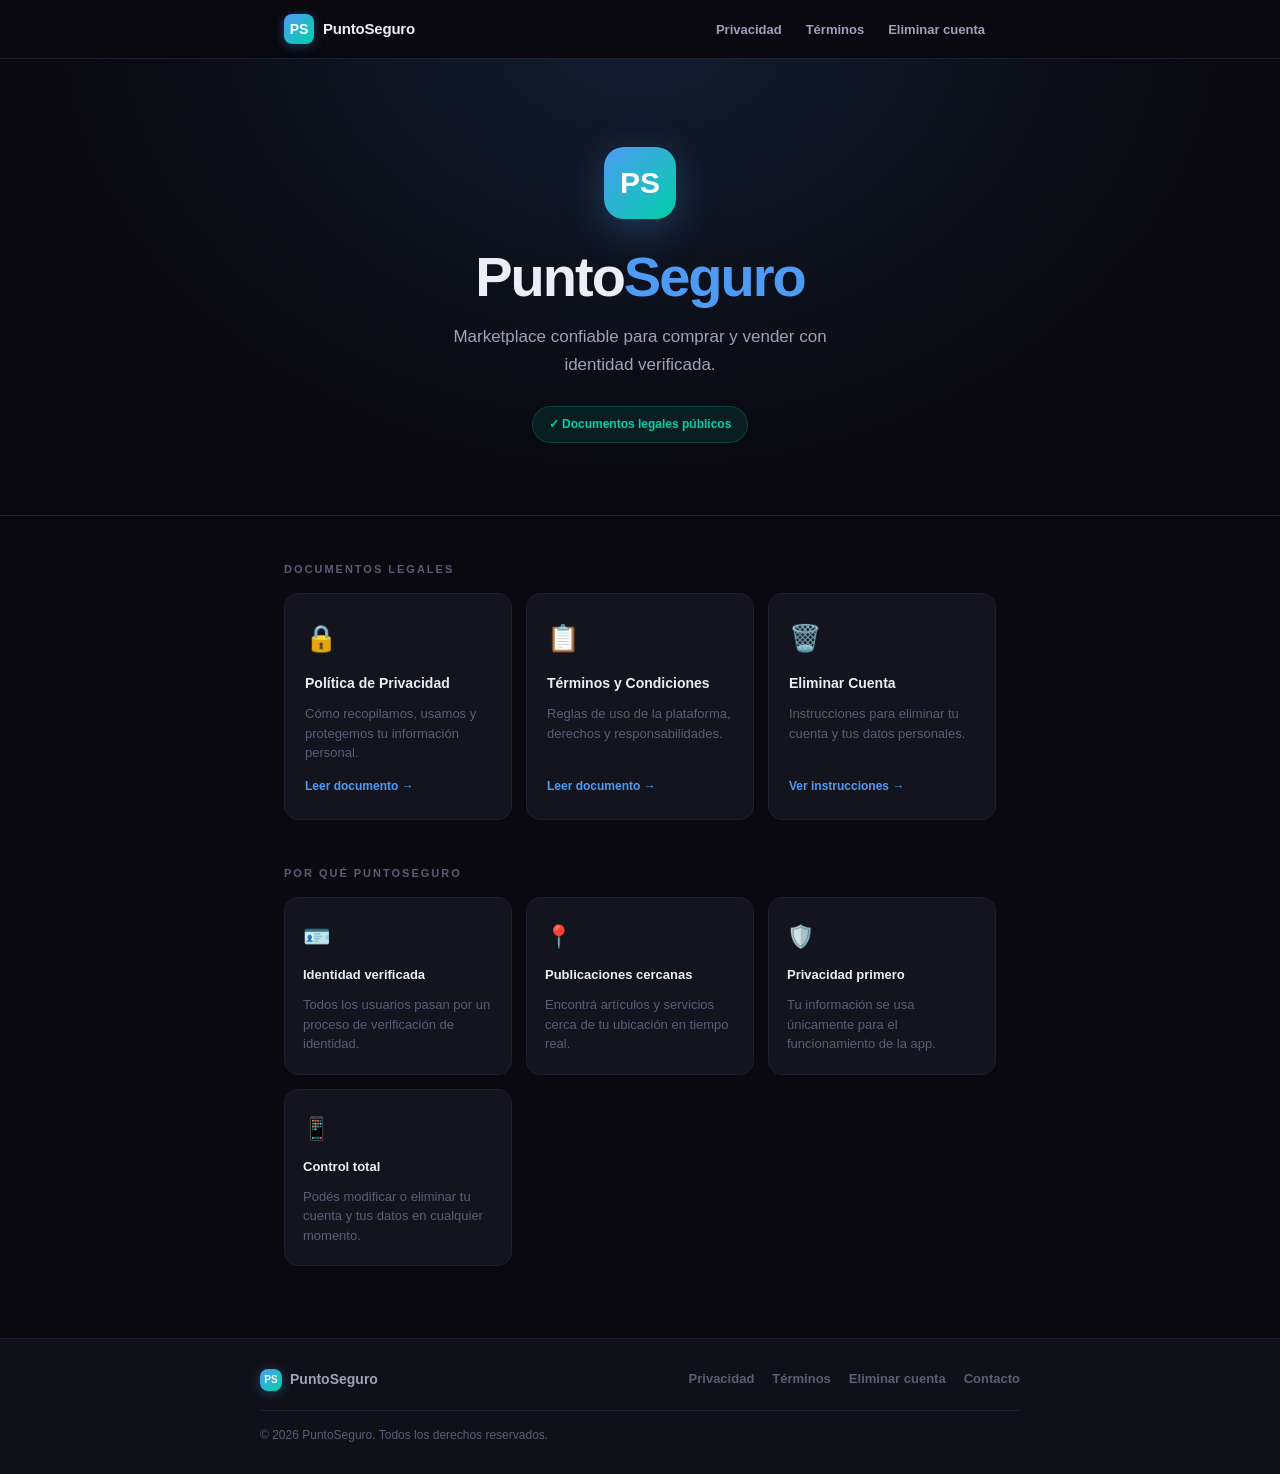
<file: index.html>
<!DOCTYPE html>
<html lang="es">
<head>
  <meta charset="UTF-8" />
  <meta name="viewport" content="width=device-width, initial-scale=1.0" />
  <meta name="description" content="PuntoSeguro — Documentos legales, política de privacidad, términos y condiciones." />
  <title>PuntoSeguro — Legal</title>
  <link rel="stylesheet" href="styles.css" />
</head>
<body>

  <nav class="site-nav">
    <div class="nav-inner">
      <a href="index.html" class="nav-brand">
        <span class="brand-mark">PS</span>
        PuntoSeguro
      </a>
      <ul class="nav-links">
        <li><a href="privacy.html">Privacidad</a></li>
        <li><a href="terms.html">Términos</a></li>
        <li><a href="delete-account.html">Eliminar cuenta</a></li>
      </ul>
    </div>
  </nav>

  <div class="index-hero">
    <div class="hero-logo">PS</div>
    <h1>Punto<span>Seguro</span></h1>
    <p class="tagline">Marketplace confiable para comprar y vender con identidad verificada.</p>
    <span class="trust-pill">✓ Documentos legales públicos</span>
  </div>

  <main>

    <p class="section-label">Documentos legales</p>
    <div class="doc-grid">
      <a href="privacy.html" class="doc-card">
        <span class="doc-card-icon">🔒</span>
        <h3>Política de Privacidad</h3>
        <p>Cómo recopilamos, usamos y protegemos tu información personal.</p>
        <span class="card-link">Leer documento →</span>
      </a>
      <a href="terms.html" class="doc-card">
        <span class="doc-card-icon">📋</span>
        <h3>Términos y Condiciones</h3>
        <p>Reglas de uso de la plataforma, derechos y responsabilidades.</p>
        <span class="card-link">Leer documento →</span>
      </a>
      <a href="delete-account.html" class="doc-card">
        <span class="doc-card-icon">🗑️</span>
        <h3>Eliminar Cuenta</h3>
        <p>Instrucciones para eliminar tu cuenta y tus datos personales.</p>
        <span class="card-link">Ver instrucciones →</span>
      </a>
    </div>

    <p class="section-label">Por qué PuntoSeguro</p>
    <div class="feature-strip">
      <div class="feature-item">
        <span class="f-icon">🪪</span>
        <h4>Identidad verificada</h4>
        <p>Todos los usuarios pasan por un proceso de verificación de identidad.</p>
      </div>
      <div class="feature-item">
        <span class="f-icon">📍</span>
        <h4>Publicaciones cercanas</h4>
        <p>Encontrá artículos y servicios cerca de tu ubicación en tiempo real.</p>
      </div>
      <div class="feature-item">
        <span class="f-icon">🛡️</span>
        <h4>Privacidad primero</h4>
        <p>Tu información se usa únicamente para el funcionamiento de la app.</p>
      </div>
      <div class="feature-item">
        <span class="f-icon">📱</span>
        <h4>Control total</h4>
        <p>Podés modificar o eliminar tu cuenta y tus datos en cualquier momento.</p>
      </div>
    </div>

  </main>

  <footer>
    <div class="footer-inner">
      <a href="index.html" class="footer-brand">
        <span class="brand-mark" style="width:22px;height:22px;font-size:10px;">PS</span>
        PuntoSeguro
      </a>
      <nav class="footer-links">
        <a href="privacy.html">Privacidad</a>
        <a href="terms.html">Términos</a>
        <a href="delete-account.html">Eliminar cuenta</a>
        <a href="mailto:soporte@puntoseguro.app">Contacto</a>
      </nav>
      <p class="footer-copy">© 2026 PuntoSeguro. Todos los derechos reservados.</p>
    </div>
  </footer>

</body>
</html>
</file>
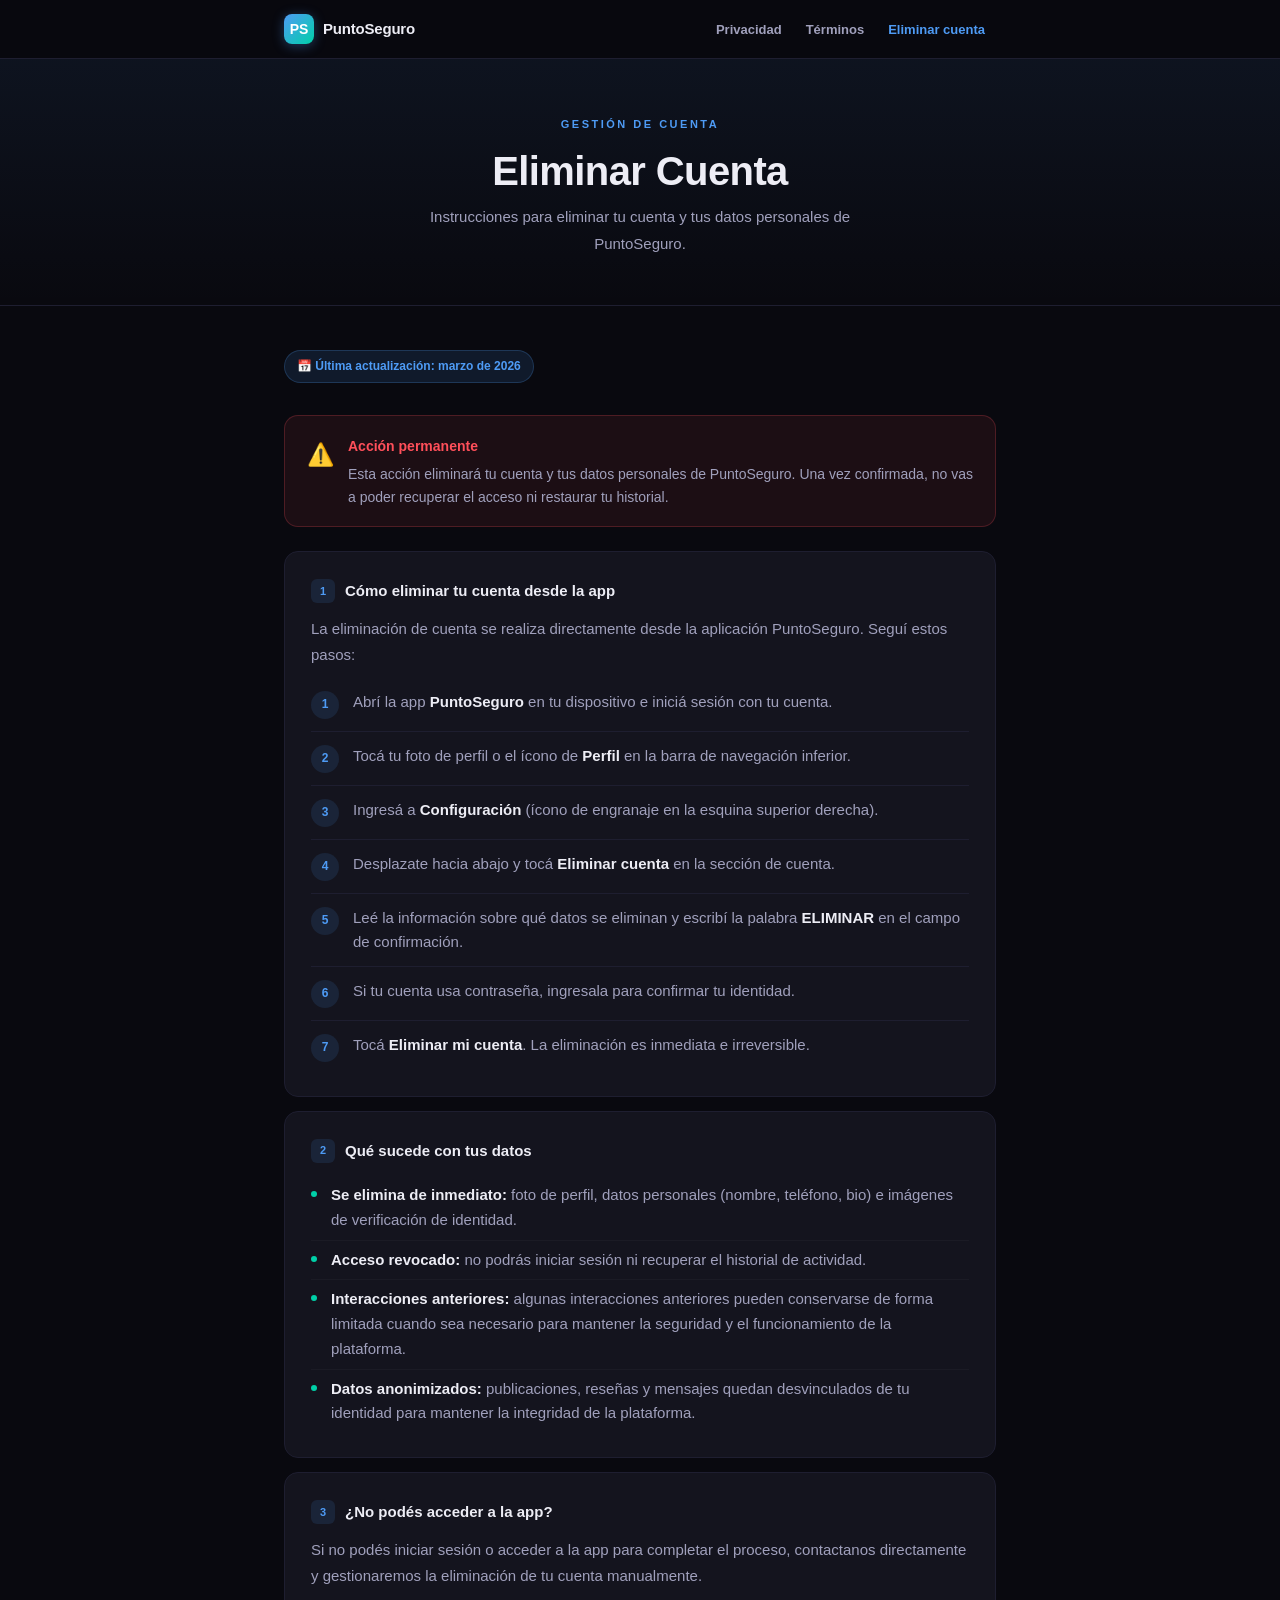
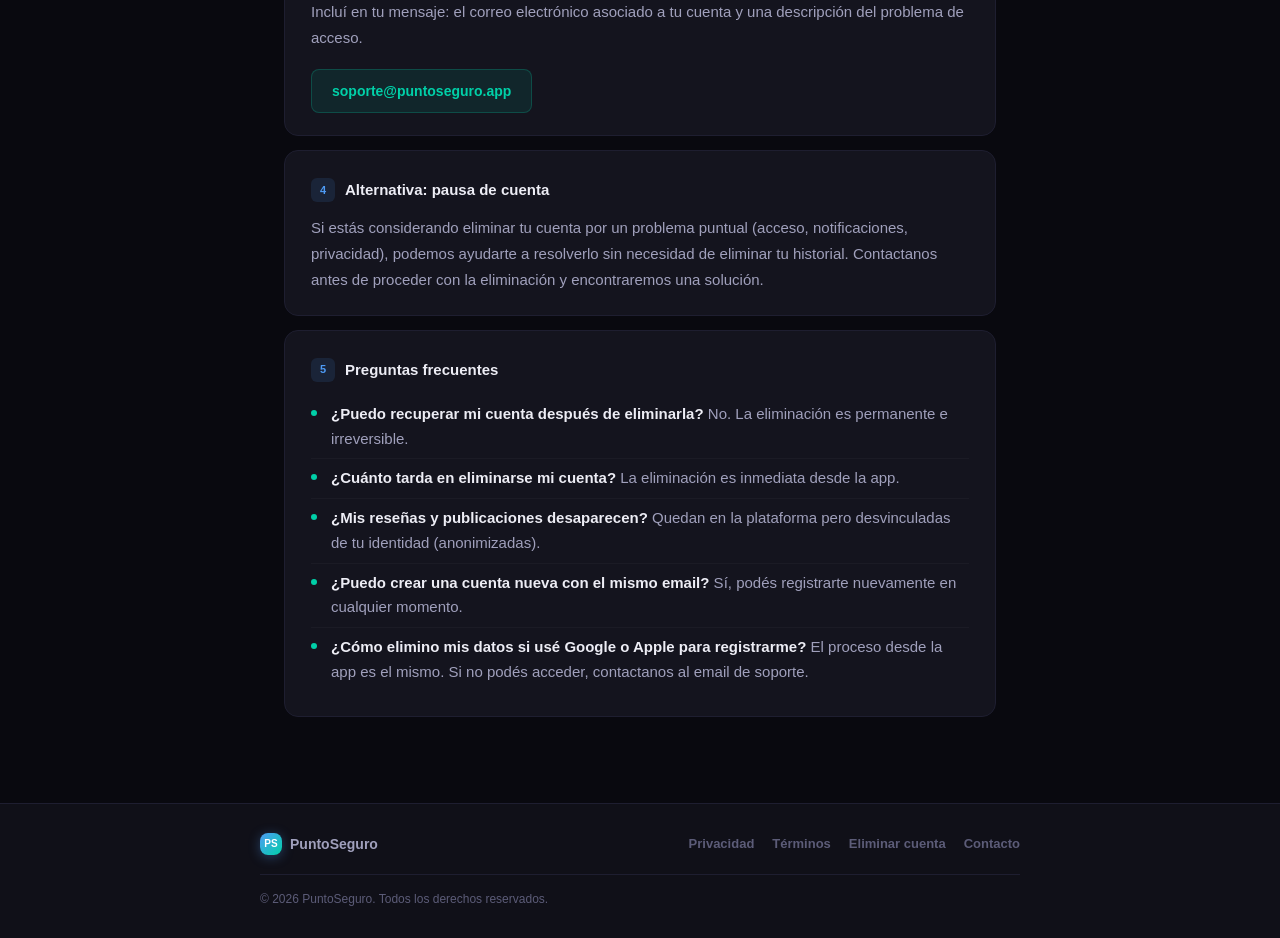
<file: delete-account.html>
<!DOCTYPE html>
<html lang="es">
<head>
  <meta charset="UTF-8" />
  <meta name="viewport" content="width=device-width, initial-scale=1.0" />
  <meta name="description" content="Cómo eliminar tu cuenta de PuntoSeguro y qué sucede con tus datos personales." />
  <title>Eliminar Cuenta — PuntoSeguro</title>
  <link rel="stylesheet" href="styles.css" />
</head>
<body>

  <nav class="site-nav">
    <div class="nav-inner">
      <a href="index.html" class="nav-brand">
        <span class="brand-mark">PS</span>
        PuntoSeguro
      </a>
      <ul class="nav-links">
        <li><a href="privacy.html">Privacidad</a></li>
        <li><a href="terms.html">Términos</a></li>
        <li><a href="delete-account.html" class="active">Eliminar cuenta</a></li>
      </ul>
    </div>
  </nav>

  <div class="page-hero">
    <span class="eyebrow">Gestión de cuenta</span>
    <h1>Eliminar Cuenta</h1>
    <p class="sub">Instrucciones para eliminar tu cuenta y tus datos personales de PuntoSeguro.</p>
  </div>

  <main>

    <div class="meta-row">
      <span class="badge">📅 Última actualización: marzo de 2026</span>
    </div>

    <div class="warning-card">
      <span class="warning-icon">⚠️</span>
      <div>
        <h3>Acción permanente</h3>
        <p>Esta acción eliminará tu cuenta y tus datos personales de PuntoSeguro. Una vez confirmada, no vas a poder recuperar el acceso ni restaurar tu historial.</p>
      </div>
    </div>

    <div class="section-card">
      <h2><span class="snum">1</span> Cómo eliminar tu cuenta desde la app</h2>
      <p>La eliminación de cuenta se realiza directamente desde la aplicación PuntoSeguro. Seguí estos pasos:</p>
      <ol class="step-list">
        <li>
          <span class="step-n">1</span>
          <span>Abrí la app <strong>PuntoSeguro</strong> en tu dispositivo e iniciá sesión con tu cuenta.</span>
        </li>
        <li>
          <span class="step-n">2</span>
          <span>Tocá tu foto de perfil o el ícono de <strong>Perfil</strong> en la barra de navegación inferior.</span>
        </li>
        <li>
          <span class="step-n">3</span>
          <span>Ingresá a <strong>Configuración</strong> (ícono de engranaje en la esquina superior derecha).</span>
        </li>
        <li>
          <span class="step-n">4</span>
          <span>Desplazate hacia abajo y tocá <strong>Eliminar cuenta</strong> en la sección de cuenta.</span>
        </li>
        <li>
          <span class="step-n">5</span>
          <span>Leé la información sobre qué datos se eliminan y escribí la palabra <strong>ELIMINAR</strong> en el campo de confirmación.</span>
        </li>
        <li>
          <span class="step-n">6</span>
          <span>Si tu cuenta usa contraseña, ingresala para confirmar tu identidad.</span>
        </li>
        <li>
          <span class="step-n">7</span>
          <span>Tocá <strong>Eliminar mi cuenta</strong>. La eliminación es inmediata e irreversible.</span>
        </li>
      </ol>
    </div>

    <div class="section-card">
      <h2><span class="snum">2</span> Qué sucede con tus datos</h2>
      <ul>
        <li><strong>Se elimina de inmediato:</strong> foto de perfil, datos personales (nombre, teléfono, bio) e imágenes de verificación de identidad.</li>
        <li><strong>Acceso revocado:</strong> no podrás iniciar sesión ni recuperar el historial de actividad.</li>
        <li><strong>Interacciones anteriores:</strong> algunas interacciones anteriores pueden conservarse de forma limitada cuando sea necesario para mantener la seguridad y el funcionamiento de la plataforma.</li>
        <li><strong>Datos anonimizados:</strong> publicaciones, reseñas y mensajes quedan desvinculados de tu identidad para mantener la integridad de la plataforma.</li>
      </ul>
    </div>

    <div class="section-card">
      <h2><span class="snum">3</span> ¿No podés acceder a la app?</h2>
      <p>Si no podés iniciar sesión o acceder a la app para completar el proceso, contactanos directamente y gestionaremos la eliminación de tu cuenta manualmente.</p>
      <p>Incluí en tu mensaje: el correo electrónico asociado a tu cuenta y una descripción del problema de acceso.</p>
      <a href="mailto:soporte@puntoseguro.app?subject=Solicitud%20de%20eliminaci%C3%B3n%20de%20cuenta" class="contact-pill">
        soporte@puntoseguro.app
      </a>
    </div>

    <div class="section-card">
      <h2><span class="snum">4</span> Alternativa: pausa de cuenta</h2>
      <p>Si estás considerando eliminar tu cuenta por un problema puntual (acceso, notificaciones, privacidad), podemos ayudarte a resolverlo sin necesidad de eliminar tu historial. Contactanos antes de proceder con la eliminación y encontraremos una solución.</p>
    </div>

    <div class="section-card">
      <h2><span class="snum">5</span> Preguntas frecuentes</h2>
      <ul>
        <li><strong>¿Puedo recuperar mi cuenta después de eliminarla?</strong> No. La eliminación es permanente e irreversible.</li>
        <li><strong>¿Cuánto tarda en eliminarse mi cuenta?</strong> La eliminación es inmediata desde la app.</li>
        <li><strong>¿Mis reseñas y publicaciones desaparecen?</strong> Quedan en la plataforma pero desvinculadas de tu identidad (anonimizadas).</li>
        <li><strong>¿Puedo crear una cuenta nueva con el mismo email?</strong> Sí, podés registrarte nuevamente en cualquier momento.</li>
        <li><strong>¿Cómo elimino mis datos si usé Google o Apple para registrarme?</strong> El proceso desde la app es el mismo. Si no podés acceder, contactanos al email de soporte.</li>
      </ul>
    </div>

  </main>

  <footer>
    <div class="footer-inner">
      <a href="index.html" class="footer-brand">
        <span class="brand-mark" style="width:22px;height:22px;font-size:10px;">PS</span>
        PuntoSeguro
      </a>
      <nav class="footer-links">
        <a href="privacy.html">Privacidad</a>
        <a href="terms.html">Términos</a>
        <a href="delete-account.html">Eliminar cuenta</a>
        <a href="mailto:soporte@puntoseguro.app">Contacto</a>
      </nav>
      <p class="footer-copy">© 2026 PuntoSeguro. Todos los derechos reservados.</p>
    </div>
  </footer>

</body>
</html>
</file>
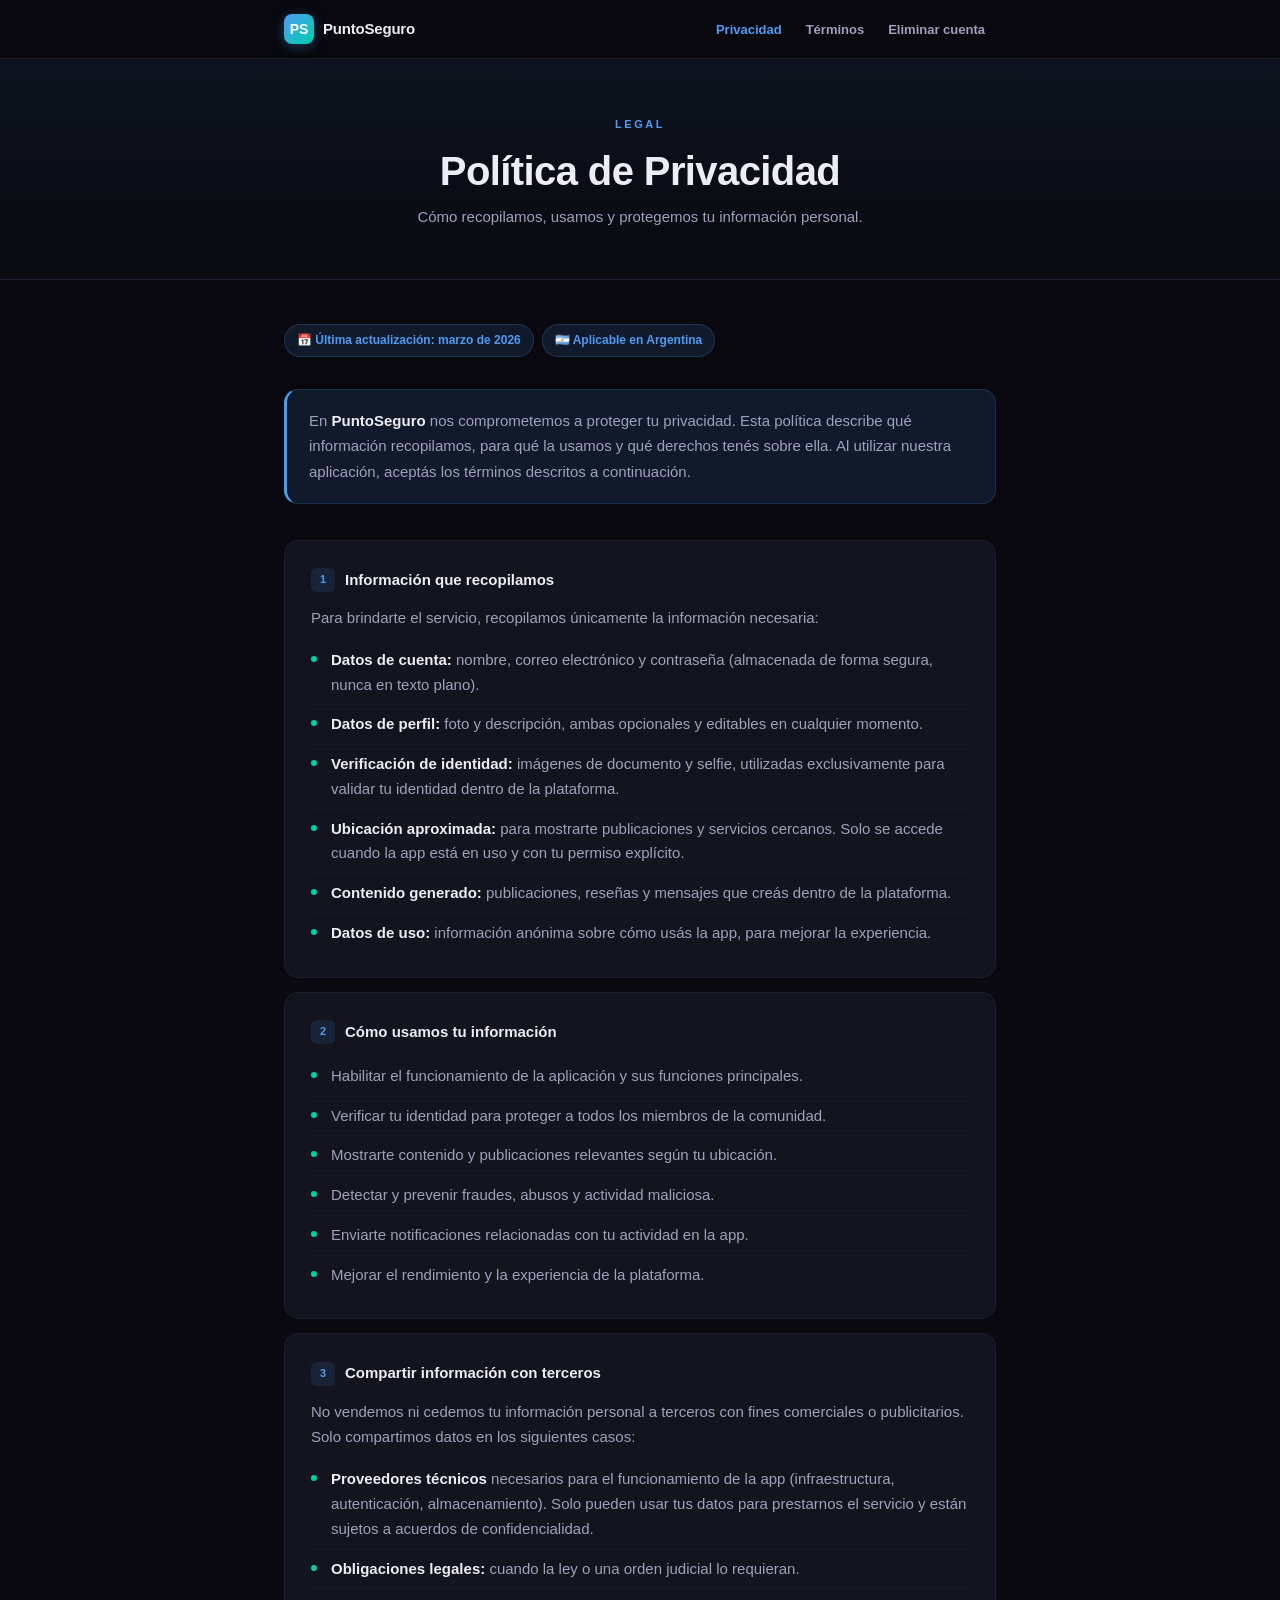
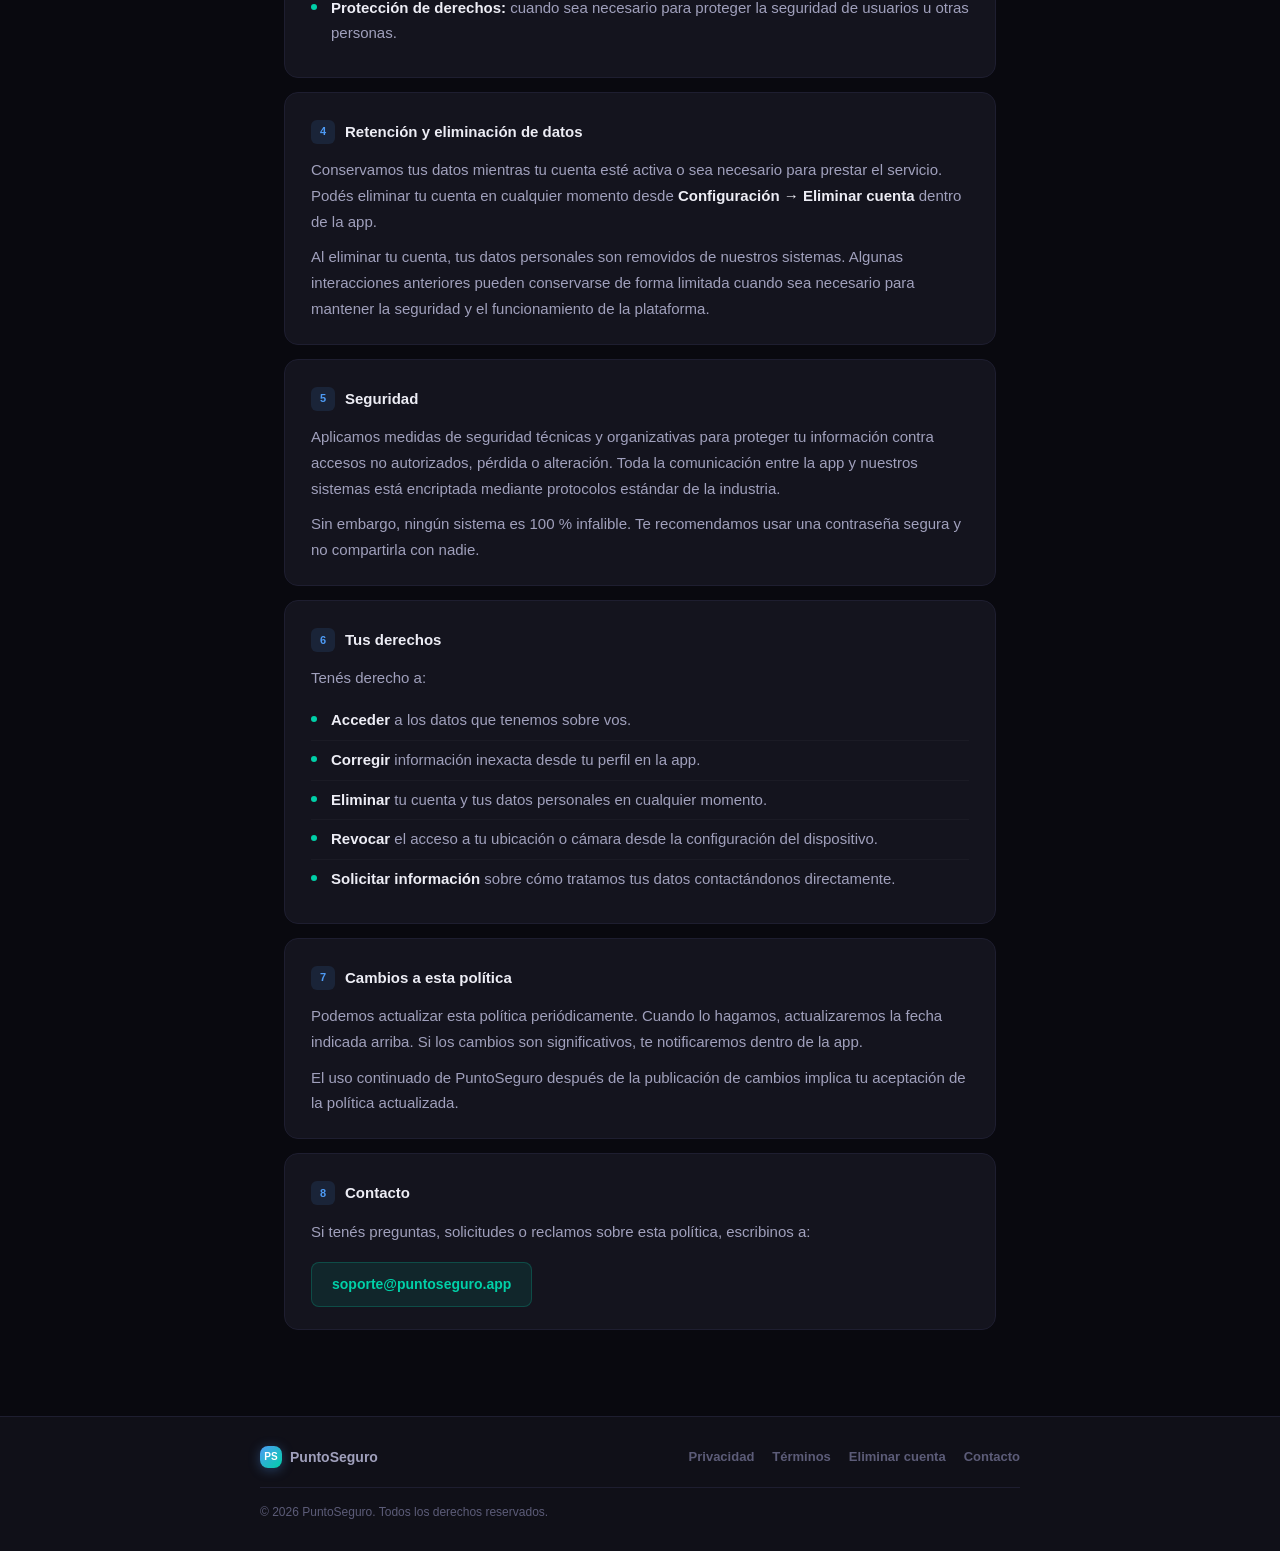
<file: privacy.html>
<!DOCTYPE html>
<html lang="es">
<head>
  <meta charset="UTF-8" />
  <meta name="viewport" content="width=device-width, initial-scale=1.0" />
  <meta name="description" content="Política de Privacidad de PuntoSeguro — cómo recopilamos, usamos y protegemos tu información." />
  <title>Política de Privacidad — PuntoSeguro</title>
  <link rel="stylesheet" href="styles.css" />
</head>
<body>

  <nav class="site-nav">
    <div class="nav-inner">
      <a href="index.html" class="nav-brand">
        <span class="brand-mark">PS</span>
        PuntoSeguro
      </a>
      <ul class="nav-links">
        <li><a href="privacy.html" class="active">Privacidad</a></li>
        <li><a href="terms.html">Términos</a></li>
        <li><a href="delete-account.html">Eliminar cuenta</a></li>
      </ul>
    </div>
  </nav>

  <div class="page-hero">
    <span class="eyebrow">Legal</span>
    <h1>Política de Privacidad</h1>
    <p class="sub">Cómo recopilamos, usamos y protegemos tu información personal.</p>
  </div>

  <main>

    <div class="meta-row">
      <span class="badge">📅 Última actualización: marzo de 2026</span>
      <span class="badge">🇦🇷 Aplicable en Argentina</span>
    </div>

    <div class="intro-card">
      En <strong>PuntoSeguro</strong> nos comprometemos a proteger tu privacidad.
      Esta política describe qué información recopilamos, para qué la usamos y qué
      derechos tenés sobre ella. Al utilizar nuestra aplicación, aceptás los términos
      descritos a continuación.
    </div>

    <div class="section-card">
      <h2><span class="snum">1</span> Información que recopilamos</h2>
      <p>Para brindarte el servicio, recopilamos únicamente la información necesaria:</p>
      <ul>
        <li><strong>Datos de cuenta:</strong> nombre, correo electrónico y contraseña (almacenada de forma segura, nunca en texto plano).</li>
        <li><strong>Datos de perfil:</strong> foto y descripción, ambas opcionales y editables en cualquier momento.</li>
        <li><strong>Verificación de identidad:</strong> imágenes de documento y selfie, utilizadas exclusivamente para validar tu identidad dentro de la plataforma.</li>
        <li><strong>Ubicación aproximada:</strong> para mostrarte publicaciones y servicios cercanos. Solo se accede cuando la app está en uso y con tu permiso explícito.</li>
        <li><strong>Contenido generado:</strong> publicaciones, reseñas y mensajes que creás dentro de la plataforma.</li>
        <li><strong>Datos de uso:</strong> información anónima sobre cómo usás la app, para mejorar la experiencia.</li>
      </ul>
    </div>

    <div class="section-card">
      <h2><span class="snum">2</span> Cómo usamos tu información</h2>
      <ul>
        <li>Habilitar el funcionamiento de la aplicación y sus funciones principales.</li>
        <li>Verificar tu identidad para proteger a todos los miembros de la comunidad.</li>
        <li>Mostrarte contenido y publicaciones relevantes según tu ubicación.</li>
        <li>Detectar y prevenir fraudes, abusos y actividad maliciosa.</li>
        <li>Enviarte notificaciones relacionadas con tu actividad en la app.</li>
        <li>Mejorar el rendimiento y la experiencia de la plataforma.</li>
      </ul>
    </div>

    <div class="section-card">
      <h2><span class="snum">3</span> Compartir información con terceros</h2>
      <p>No vendemos ni cedemos tu información personal a terceros con fines comerciales o publicitarios. Solo compartimos datos en los siguientes casos:</p>
      <ul>
        <li><strong>Proveedores técnicos</strong> necesarios para el funcionamiento de la app (infraestructura, autenticación, almacenamiento). Solo pueden usar tus datos para prestarnos el servicio y están sujetos a acuerdos de confidencialidad.</li>
        <li><strong>Obligaciones legales:</strong> cuando la ley o una orden judicial lo requieran.</li>
        <li><strong>Protección de derechos:</strong> cuando sea necesario para proteger la seguridad de usuarios u otras personas.</li>
      </ul>
    </div>

    <div class="section-card">
      <h2><span class="snum">4</span> Retención y eliminación de datos</h2>
      <p>Conservamos tus datos mientras tu cuenta esté activa o sea necesario para prestar el servicio. Podés eliminar tu cuenta en cualquier momento desde <strong>Configuración → Eliminar cuenta</strong> dentro de la app.</p>
      <p>Al eliminar tu cuenta, tus datos personales son removidos de nuestros sistemas. Algunas interacciones anteriores pueden conservarse de forma limitada cuando sea necesario para mantener la seguridad y el funcionamiento de la plataforma.</p>
    </div>

    <div class="section-card">
      <h2><span class="snum">5</span> Seguridad</h2>
      <p>Aplicamos medidas de seguridad técnicas y organizativas para proteger tu información contra accesos no autorizados, pérdida o alteración. Toda la comunicación entre la app y nuestros sistemas está encriptada mediante protocolos estándar de la industria.</p>
      <p>Sin embargo, ningún sistema es 100 % infalible. Te recomendamos usar una contraseña segura y no compartirla con nadie.</p>
    </div>

    <div class="section-card">
      <h2><span class="snum">6</span> Tus derechos</h2>
      <p>Tenés derecho a:</p>
      <ul>
        <li><strong>Acceder</strong> a los datos que tenemos sobre vos.</li>
        <li><strong>Corregir</strong> información inexacta desde tu perfil en la app.</li>
        <li><strong>Eliminar</strong> tu cuenta y tus datos personales en cualquier momento.</li>
        <li><strong>Revocar</strong> el acceso a tu ubicación o cámara desde la configuración del dispositivo.</li>
        <li><strong>Solicitar información</strong> sobre cómo tratamos tus datos contactándonos directamente.</li>
      </ul>
    </div>

    <div class="section-card">
      <h2><span class="snum">7</span> Cambios a esta política</h2>
      <p>Podemos actualizar esta política periódicamente. Cuando lo hagamos, actualizaremos la fecha indicada arriba. Si los cambios son significativos, te notificaremos dentro de la app.</p>
      <p>El uso continuado de PuntoSeguro después de la publicación de cambios implica tu aceptación de la política actualizada.</p>
    </div>

    <div class="section-card">
      <h2><span class="snum">8</span> Contacto</h2>
      <p>Si tenés preguntas, solicitudes o reclamos sobre esta política, escribinos a:</p>
      <a href="mailto:soporte@puntoseguro.app" class="contact-pill">soporte@puntoseguro.app</a>
    </div>

  </main>

  <footer>
    <div class="footer-inner">
      <a href="index.html" class="footer-brand">
        <span class="brand-mark" style="width:22px;height:22px;font-size:10px;">PS</span>
        PuntoSeguro
      </a>
      <nav class="footer-links">
        <a href="privacy.html">Privacidad</a>
        <a href="terms.html">Términos</a>
        <a href="delete-account.html">Eliminar cuenta</a>
        <a href="mailto:soporte@puntoseguro.app">Contacto</a>
      </nav>
      <p class="footer-copy">© 2026 PuntoSeguro. Todos los derechos reservados.</p>
    </div>
  </footer>

</body>
</html>
</file>
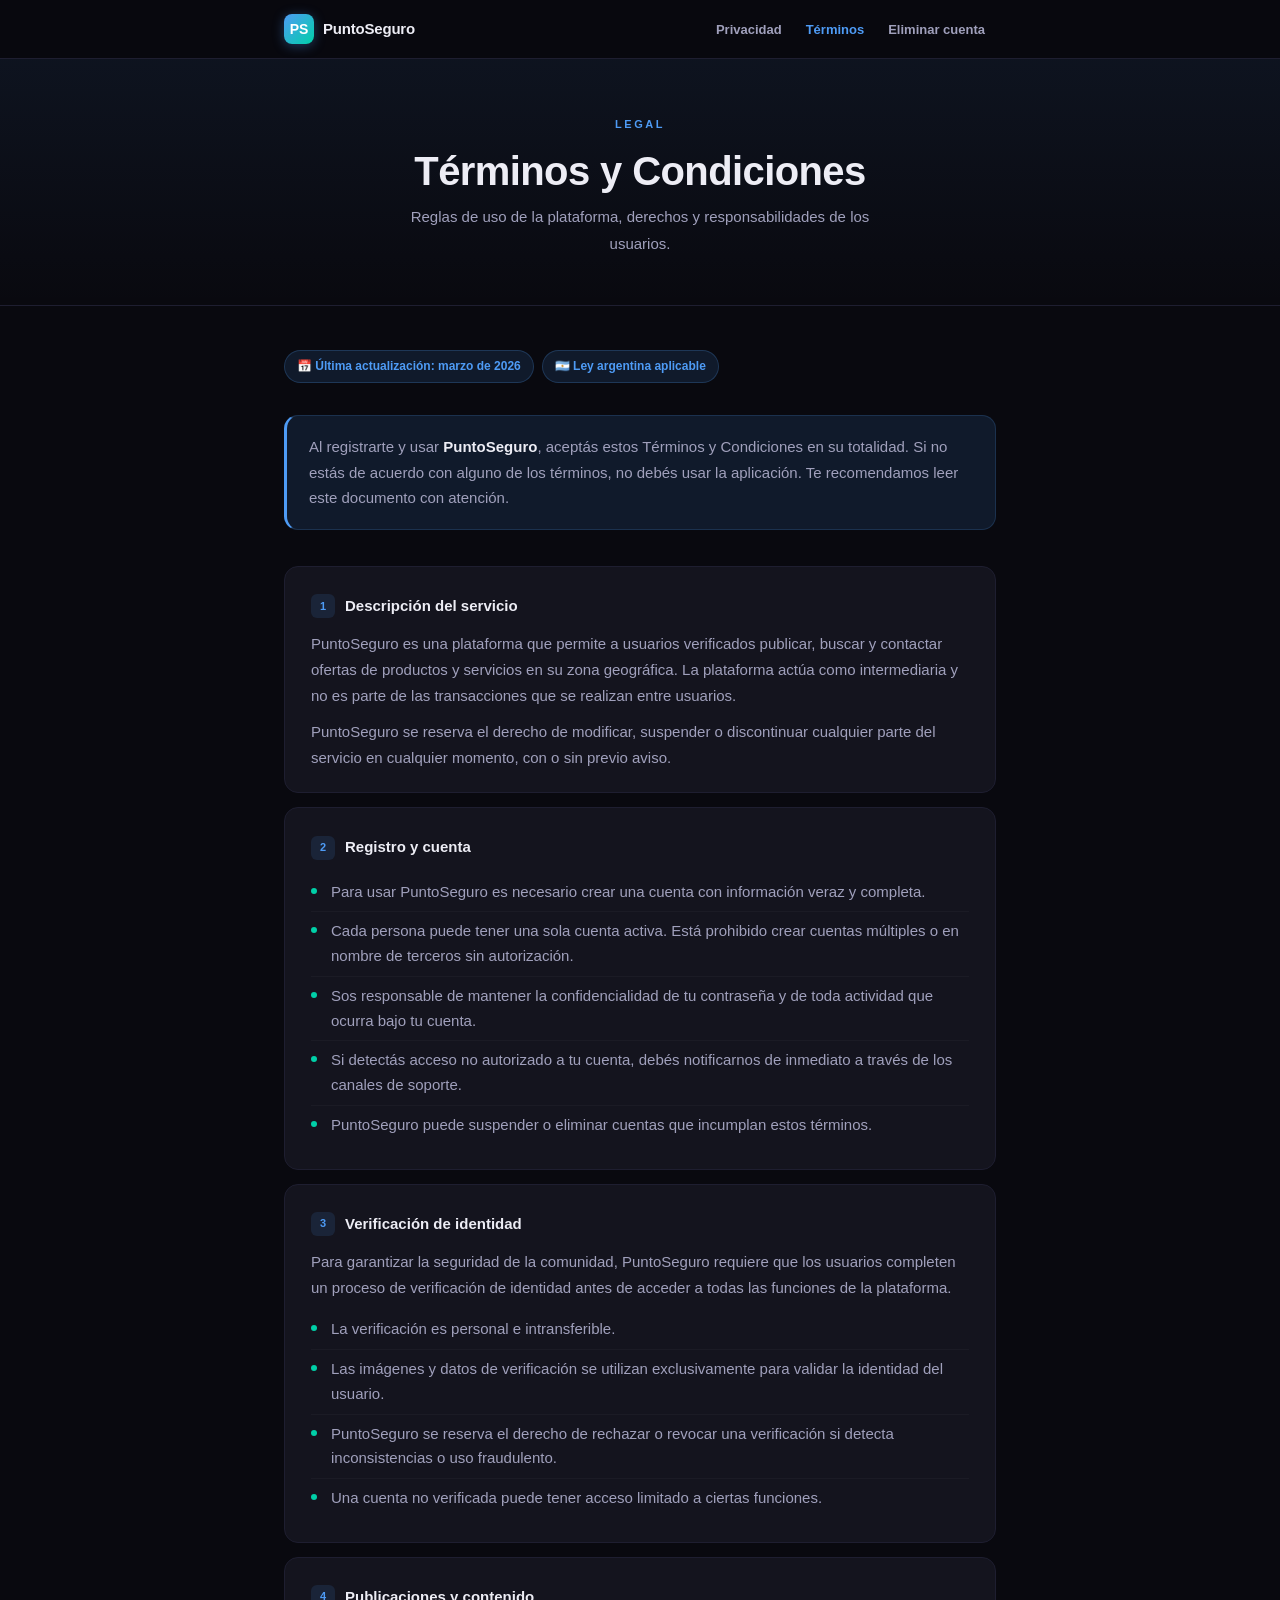
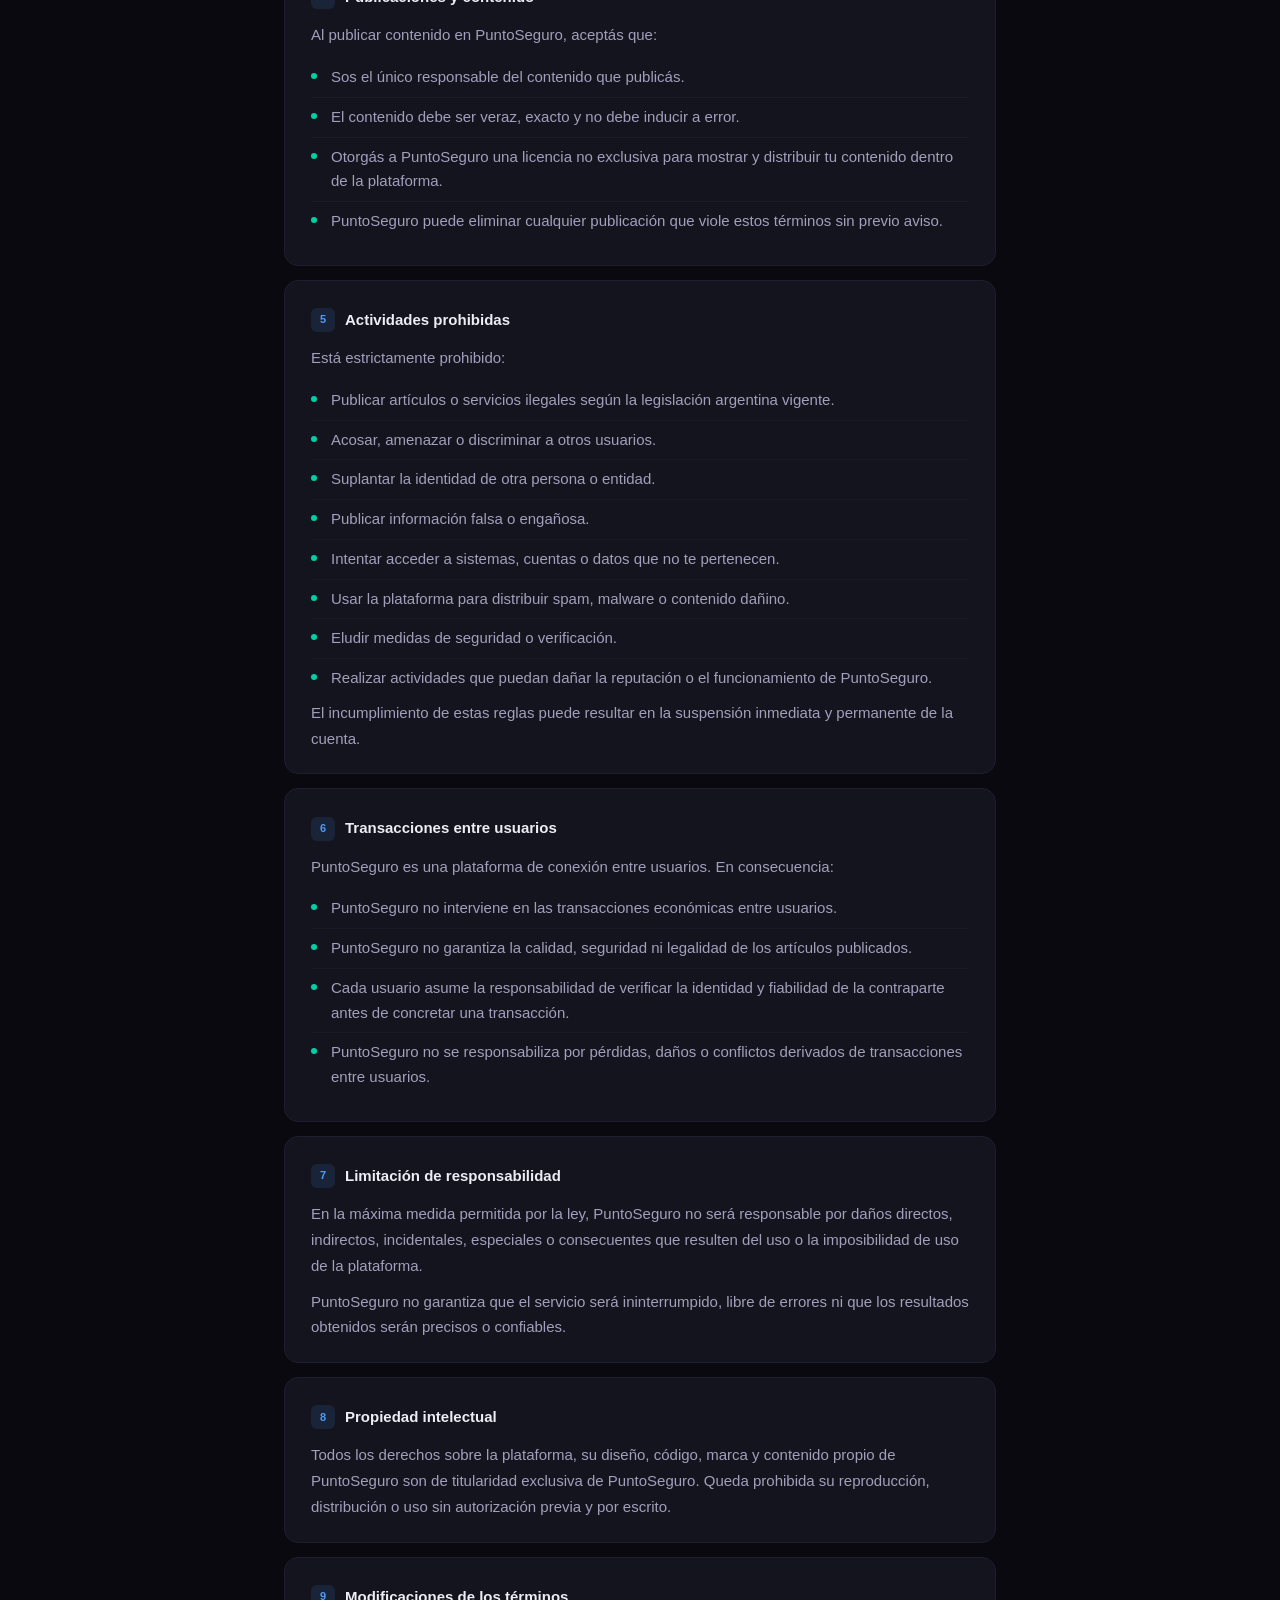
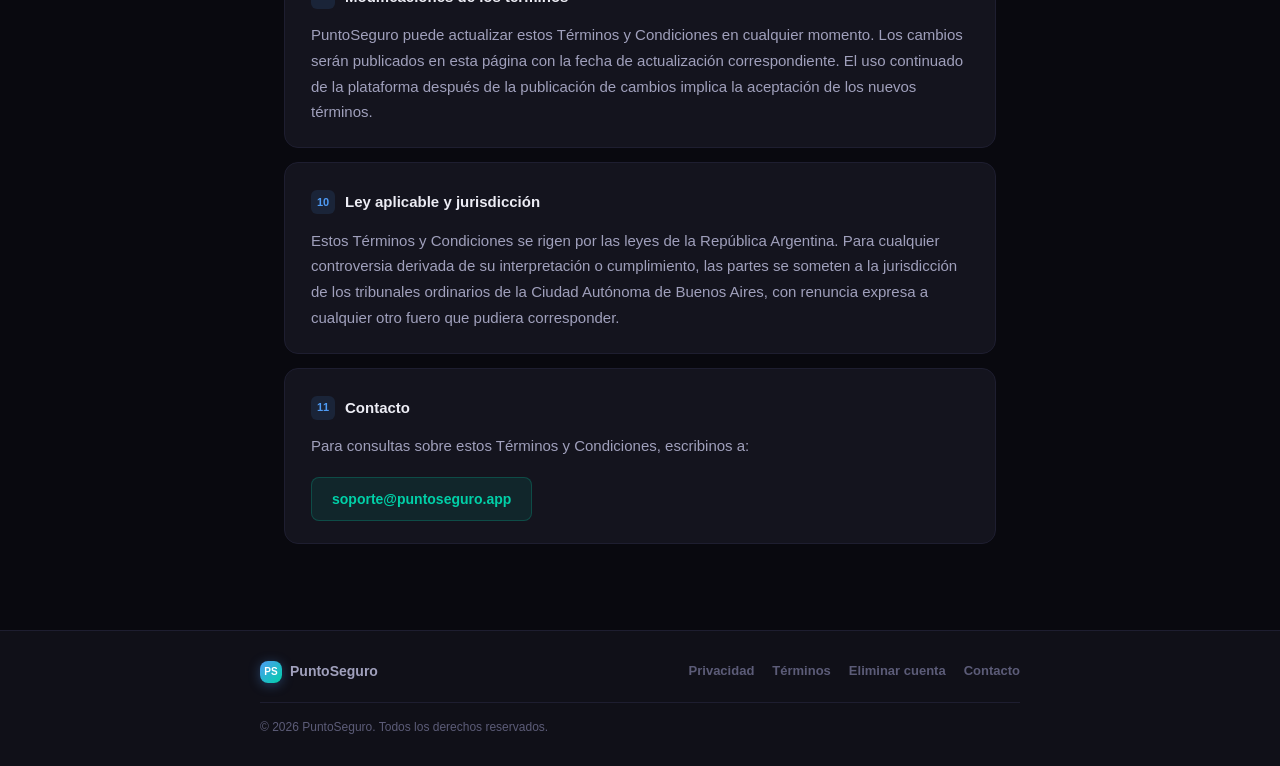
<file: terms.html>
<!DOCTYPE html>
<html lang="es">
<head>
  <meta charset="UTF-8" />
  <meta name="viewport" content="width=device-width, initial-scale=1.0" />
  <meta name="description" content="Términos y Condiciones de PuntoSeguro — reglas de uso de la plataforma, derechos y responsabilidades." />
  <title>Términos y Condiciones — PuntoSeguro</title>
  <link rel="stylesheet" href="styles.css" />
</head>
<body>

  <nav class="site-nav">
    <div class="nav-inner">
      <a href="index.html" class="nav-brand">
        <span class="brand-mark">PS</span>
        PuntoSeguro
      </a>
      <ul class="nav-links">
        <li><a href="privacy.html">Privacidad</a></li>
        <li><a href="terms.html" class="active">Términos</a></li>
        <li><a href="delete-account.html">Eliminar cuenta</a></li>
      </ul>
    </div>
  </nav>

  <div class="page-hero">
    <span class="eyebrow">Legal</span>
    <h1>Términos y Condiciones</h1>
    <p class="sub">Reglas de uso de la plataforma, derechos y responsabilidades de los usuarios.</p>
  </div>

  <main>

    <div class="meta-row">
      <span class="badge">📅 Última actualización: marzo de 2026</span>
      <span class="badge">🇦🇷 Ley argentina aplicable</span>
    </div>

    <div class="intro-card">
      Al registrarte y usar <strong>PuntoSeguro</strong>, aceptás estos Términos y Condiciones en su totalidad.
      Si no estás de acuerdo con alguno de los términos, no debés usar la aplicación.
      Te recomendamos leer este documento con atención.
    </div>

    <div class="section-card">
      <h2><span class="snum">1</span> Descripción del servicio</h2>
      <p>PuntoSeguro es una plataforma que permite a usuarios verificados publicar, buscar y contactar ofertas de productos y servicios en su zona geográfica. La plataforma actúa como intermediaria y no es parte de las transacciones que se realizan entre usuarios.</p>
      <p>PuntoSeguro se reserva el derecho de modificar, suspender o discontinuar cualquier parte del servicio en cualquier momento, con o sin previo aviso.</p>
    </div>

    <div class="section-card">
      <h2><span class="snum">2</span> Registro y cuenta</h2>
      <ul>
        <li>Para usar PuntoSeguro es necesario crear una cuenta con información veraz y completa.</li>
        <li>Cada persona puede tener una sola cuenta activa. Está prohibido crear cuentas múltiples o en nombre de terceros sin autorización.</li>
        <li>Sos responsable de mantener la confidencialidad de tu contraseña y de toda actividad que ocurra bajo tu cuenta.</li>
        <li>Si detectás acceso no autorizado a tu cuenta, debés notificarnos de inmediato a través de los canales de soporte.</li>
        <li>PuntoSeguro puede suspender o eliminar cuentas que incumplan estos términos.</li>
      </ul>
    </div>

    <div class="section-card">
      <h2><span class="snum">3</span> Verificación de identidad</h2>
      <p>Para garantizar la seguridad de la comunidad, PuntoSeguro requiere que los usuarios completen un proceso de verificación de identidad antes de acceder a todas las funciones de la plataforma.</p>
      <ul>
        <li>La verificación es personal e intransferible.</li>
        <li>Las imágenes y datos de verificación se utilizan exclusivamente para validar la identidad del usuario.</li>
        <li>PuntoSeguro se reserva el derecho de rechazar o revocar una verificación si detecta inconsistencias o uso fraudulento.</li>
        <li>Una cuenta no verificada puede tener acceso limitado a ciertas funciones.</li>
      </ul>
    </div>

    <div class="section-card">
      <h2><span class="snum">4</span> Publicaciones y contenido</h2>
      <p>Al publicar contenido en PuntoSeguro, aceptás que:</p>
      <ul>
        <li>Sos el único responsable del contenido que publicás.</li>
        <li>El contenido debe ser veraz, exacto y no debe inducir a error.</li>
        <li>Otorgás a PuntoSeguro una licencia no exclusiva para mostrar y distribuir tu contenido dentro de la plataforma.</li>
        <li>PuntoSeguro puede eliminar cualquier publicación que viole estos términos sin previo aviso.</li>
      </ul>
    </div>

    <div class="section-card">
      <h2><span class="snum">5</span> Actividades prohibidas</h2>
      <p>Está estrictamente prohibido:</p>
      <ul>
        <li>Publicar artículos o servicios ilegales según la legislación argentina vigente.</li>
        <li>Acosar, amenazar o discriminar a otros usuarios.</li>
        <li>Suplantar la identidad de otra persona o entidad.</li>
        <li>Publicar información falsa o engañosa.</li>
        <li>Intentar acceder a sistemas, cuentas o datos que no te pertenecen.</li>
        <li>Usar la plataforma para distribuir spam, malware o contenido dañino.</li>
        <li>Eludir medidas de seguridad o verificación.</li>
        <li>Realizar actividades que puedan dañar la reputación o el funcionamiento de PuntoSeguro.</li>
      </ul>
      <p>El incumplimiento de estas reglas puede resultar en la suspensión inmediata y permanente de la cuenta.</p>
    </div>

    <div class="section-card">
      <h2><span class="snum">6</span> Transacciones entre usuarios</h2>
      <p>PuntoSeguro es una plataforma de conexión entre usuarios. En consecuencia:</p>
      <ul>
        <li>PuntoSeguro no interviene en las transacciones económicas entre usuarios.</li>
        <li>PuntoSeguro no garantiza la calidad, seguridad ni legalidad de los artículos publicados.</li>
        <li>Cada usuario asume la responsabilidad de verificar la identidad y fiabilidad de la contraparte antes de concretar una transacción.</li>
        <li>PuntoSeguro no se responsabiliza por pérdidas, daños o conflictos derivados de transacciones entre usuarios.</li>
      </ul>
    </div>

    <div class="section-card">
      <h2><span class="snum">7</span> Limitación de responsabilidad</h2>
      <p>En la máxima medida permitida por la ley, PuntoSeguro no será responsable por daños directos, indirectos, incidentales, especiales o consecuentes que resulten del uso o la imposibilidad de uso de la plataforma.</p>
      <p>PuntoSeguro no garantiza que el servicio será ininterrumpido, libre de errores ni que los resultados obtenidos serán precisos o confiables.</p>
    </div>

    <div class="section-card">
      <h2><span class="snum">8</span> Propiedad intelectual</h2>
      <p>Todos los derechos sobre la plataforma, su diseño, código, marca y contenido propio de PuntoSeguro son de titularidad exclusiva de PuntoSeguro. Queda prohibida su reproducción, distribución o uso sin autorización previa y por escrito.</p>
    </div>

    <div class="section-card">
      <h2><span class="snum">9</span> Modificaciones de los términos</h2>
      <p>PuntoSeguro puede actualizar estos Términos y Condiciones en cualquier momento. Los cambios serán publicados en esta página con la fecha de actualización correspondiente. El uso continuado de la plataforma después de la publicación de cambios implica la aceptación de los nuevos términos.</p>
    </div>

    <div class="section-card">
      <h2><span class="snum">10</span> Ley aplicable y jurisdicción</h2>
      <p>Estos Términos y Condiciones se rigen por las leyes de la República Argentina. Para cualquier controversia derivada de su interpretación o cumplimiento, las partes se someten a la jurisdicción de los tribunales ordinarios de la Ciudad Autónoma de Buenos Aires, con renuncia expresa a cualquier otro fuero que pudiera corresponder.</p>
    </div>

    <div class="section-card">
      <h2><span class="snum">11</span> Contacto</h2>
      <p>Para consultas sobre estos Términos y Condiciones, escribinos a:</p>
      <a href="mailto:soporte@puntoseguro.app" class="contact-pill">soporte@puntoseguro.app</a>
    </div>

  </main>

  <footer>
    <div class="footer-inner">
      <a href="index.html" class="footer-brand">
        <span class="brand-mark" style="width:22px;height:22px;font-size:10px;">PS</span>
        PuntoSeguro
      </a>
      <nav class="footer-links">
        <a href="privacy.html">Privacidad</a>
        <a href="terms.html">Términos</a>
        <a href="delete-account.html">Eliminar cuenta</a>
        <a href="mailto:soporte@puntoseguro.app">Contacto</a>
      </nav>
      <p class="footer-copy">© 2026 PuntoSeguro. Todos los derechos reservados.</p>
    </div>
  </footer>

</body>
</html>
</file>
<file: styles.css>
/* ─────────────────────────────────────────────────────────────────────────
   PuntoSeguro — Legal Site · Shared Design System
   ───────────────────────────────────────────────────────────────────────── */

:root {
  --bg:           #09090F;
  --surface:      #101018;
  --card:         #14141E;
  --card-hover:   #1A1A28;
  --border:       #1E1E30;
  --border-lit:   rgba(78, 155, 245, .28);
  --primary:      #4E9BF5;
  --primary-dim:  rgba(78, 155, 245, .12);
  --accent:       #00D0A8;
  --accent-dim:   rgba(0, 208, 168, .10);
  --danger:       #FF4F5A;
  --danger-dim:   rgba(255, 79, 90, .08);
  --text:         #EDEDF5;
  --text-2:       #A0A0BC;
  --text-muted:   #5C5C78;
  --max-w:        760px;
  --r:            14px;
  --r-sm:          8px;
}

*, *::before, *::after { box-sizing: border-box; margin: 0; padding: 0; }

html { scroll-behavior: smooth; }

body {
  font-family: -apple-system, BlinkMacSystemFont, "Segoe UI", Roboto,
               Helvetica, Arial, sans-serif;
  background: var(--bg);
  color: var(--text);
  line-height: 1.75;
  font-size: 16px;
  -webkit-font-smoothing: antialiased;
  min-height: 100vh;
  display: flex;
  flex-direction: column;
}

/* ── Navigation ─────────────────────────────────────────────────────────── */

.site-nav {
  background: rgba(9, 9, 15, .94);
  backdrop-filter: blur(14px);
  -webkit-backdrop-filter: blur(14px);
  border-bottom: 1px solid var(--border);
  position: sticky;
  top: 0;
  z-index: 100;
}

.nav-inner {
  max-width: var(--max-w);
  margin: 0 auto;
  padding: 0 24px;
  height: 58px;
  display: flex;
  align-items: center;
  justify-content: space-between;
}

.nav-brand {
  display: flex;
  align-items: center;
  gap: 9px;
  text-decoration: none;
  color: var(--text);
  font-weight: 800;
  font-size: 15px;
  letter-spacing: -0.2px;
}

.brand-mark {
  width: 30px;
  height: 30px;
  border-radius: 8px;
  background: linear-gradient(135deg, var(--primary) 0%, var(--accent) 100%);
  display: flex;
  align-items: center;
  justify-content: center;
  font-size: 14px;
  font-weight: 900;
  color: #fff;
  flex-shrink: 0;
  box-shadow: 0 2px 12px rgba(78, 155, 245, .35);
}

.nav-links {
  display: flex;
  align-items: center;
  gap: 2px;
  list-style: none;
}

.nav-links a {
  color: var(--text-2);
  text-decoration: none;
  font-size: 13px;
  font-weight: 600;
  padding: 6px 11px;
  border-radius: var(--r-sm);
  transition: color .18s, background .18s;
}

.nav-links a:hover { color: var(--text); background: rgba(255,255,255,.05); }
.nav-links a.active { color: var(--primary); }

/* ── Page Hero ──────────────────────────────────────────────────────────── */

.page-hero {
  background: linear-gradient(180deg,
    rgba(78, 155, 245, .07) 0%,
    transparent 100%);
  border-bottom: 1px solid var(--border);
  padding: 56px 24px 48px;
  text-align: center;
}

.page-hero .eyebrow {
  display: block;
  font-size: 11px;
  font-weight: 700;
  letter-spacing: 2.5px;
  text-transform: uppercase;
  color: var(--primary);
  margin-bottom: 14px;
}

.page-hero h1 {
  font-size: clamp(26px, 5vw, 40px);
  font-weight: 900;
  letter-spacing: -0.6px;
  color: var(--text);
  margin-bottom: 10px;
  line-height: 1.15;
}

.page-hero .sub {
  font-size: 15px;
  color: var(--text-2);
  max-width: 460px;
  margin: 0 auto;
}

/* ── Main ────────────────────────────────────────────────────────────────── */

main {
  flex: 1;
  max-width: var(--max-w);
  margin: 0 auto;
  width: 100%;
  padding: 44px 24px 72px;
}

/* ── Meta row ────────────────────────────────────────────────────────────── */

.meta-row {
  display: flex;
  align-items: center;
  gap: 8px;
  flex-wrap: wrap;
  margin-bottom: 32px;
}

.badge {
  display: inline-flex;
  align-items: center;
  gap: 5px;
  background: var(--primary-dim);
  color: var(--primary);
  border: 1px solid rgba(78, 155, 245, .22);
  font-size: 12px;
  font-weight: 700;
  padding: 5px 12px;
  border-radius: 20px;
}

/* ── Intro card ──────────────────────────────────────────────────────────── */

.intro-card {
  background: var(--primary-dim);
  border: 1px solid rgba(78, 155, 245, .18);
  border-left: 3px solid var(--primary);
  border-radius: var(--r);
  padding: 18px 22px;
  margin-bottom: 36px;
  font-size: 15px;
  color: var(--text-2);
  line-height: 1.72;
}

/* ── Section cards ───────────────────────────────────────────────────────── */

.section-card {
  background: var(--card);
  border: 1px solid var(--border);
  border-radius: var(--r);
  padding: 26px 26px 22px;
  margin-bottom: 14px;
  transition: border-color .18s;
}

.section-card:hover { border-color: var(--border-lit); }

.section-card h2 {
  font-size: 15px;
  font-weight: 800;
  color: var(--text);
  margin-bottom: 12px;
  display: flex;
  align-items: center;
  gap: 10px;
}

.snum {
  display: inline-flex;
  align-items: center;
  justify-content: center;
  width: 24px;
  height: 24px;
  border-radius: 6px;
  background: var(--primary-dim);
  color: var(--primary);
  font-size: 11px;
  font-weight: 900;
  flex-shrink: 0;
}

.section-card p {
  font-size: 15px;
  color: var(--text-2);
  margin-bottom: 10px;
  line-height: 1.72;
}

.section-card p:last-child { margin-bottom: 0; }

.section-card ul {
  list-style: none;
  padding: 0;
  margin: 8px 0 2px;
}

.section-card ul li {
  font-size: 15px;
  color: var(--text-2);
  padding: 7px 0 7px 20px;
  position: relative;
  border-bottom: 1px solid rgba(255,255,255,.03);
  line-height: 1.65;
}

.section-card ul li:last-child { border-bottom: none; }

.section-card ul li::before {
  content: "";
  position: absolute;
  left: 0;
  top: 15px;
  width: 6px;
  height: 6px;
  border-radius: 50%;
  background: var(--accent);
}

strong { font-weight: 700; color: var(--text); }

/* ── Contact pill ────────────────────────────────────────────────────────── */

.contact-pill {
  display: inline-block;
  background: var(--accent-dim);
  border: 1px solid rgba(0, 208, 168, .22);
  color: var(--accent);
  font-weight: 700;
  font-size: 14px;
  padding: 9px 20px;
  border-radius: var(--r-sm);
  margin-top: 8px;
  text-decoration: none;
  transition: background .18s;
}

.contact-pill:hover { background: rgba(0, 208, 168, .18); }

/* ── Warning card ────────────────────────────────────────────────────────── */

.warning-card {
  background: var(--danger-dim);
  border: 1px solid rgba(255, 79, 90, .22);
  border-radius: var(--r);
  padding: 18px 22px;
  margin-bottom: 24px;
  display: flex;
  gap: 14px;
  align-items: flex-start;
}

.warning-icon { font-size: 22px; flex-shrink: 0; margin-top: 2px; }

.warning-card h3 {
  font-size: 14px;
  font-weight: 800;
  color: var(--danger);
  margin-bottom: 5px;
}

.warning-card p {
  font-size: 14px;
  color: var(--text-2);
  margin: 0;
  line-height: 1.6;
}

/* ── Step list ───────────────────────────────────────────────────────────── */

.step-list { list-style: none; padding: 0; margin: 10px 0 0; }

.step-list li {
  display: flex;
  align-items: flex-start;
  gap: 14px;
  padding: 12px 0;
  border-bottom: 1px solid var(--border);
  font-size: 15px;
  color: var(--text-2);
  line-height: 1.6;
}

.step-list li:last-child { border-bottom: none; }

.step-n {
  display: inline-flex;
  align-items: center;
  justify-content: center;
  width: 28px;
  height: 28px;
  border-radius: 50%;
  background: var(--primary-dim);
  color: var(--primary);
  font-size: 12px;
  font-weight: 900;
  flex-shrink: 0;
  margin-top: 1px;
}

/* ── Index: hero ─────────────────────────────────────────────────────────── */

.index-hero {
  padding: 88px 24px 72px;
  text-align: center;
  background: radial-gradient(ellipse at 50% -10%,
    rgba(78, 155, 245, .14) 0%,
    transparent 65%);
  border-bottom: 1px solid var(--border);
}

.hero-logo {
  width: 72px;
  height: 72px;
  border-radius: 20px;
  background: linear-gradient(135deg, var(--primary) 0%, var(--accent) 100%);
  display: flex;
  align-items: center;
  justify-content: center;
  font-size: 30px;
  font-weight: 900;
  color: #fff;
  margin: 0 auto 28px;
  box-shadow: 0 10px 40px rgba(78, 155, 245, .30);
}

.index-hero h1 {
  font-size: clamp(34px, 7vw, 56px);
  font-weight: 900;
  letter-spacing: -2px;
  line-height: 1.08;
  color: var(--text);
  margin-bottom: 16px;
}

.index-hero h1 span { color: var(--primary); }

.index-hero .tagline {
  font-size: 17px;
  color: var(--text-2);
  max-width: 400px;
  margin: 0 auto 28px;
  line-height: 1.6;
}

.trust-pill {
  display: inline-flex;
  align-items: center;
  gap: 6px;
  background: var(--accent-dim);
  border: 1px solid rgba(0, 208, 168, .2);
  color: var(--accent);
  font-size: 12px;
  font-weight: 700;
  padding: 7px 16px;
  border-radius: 24px;
}

/* ── Index: doc grid ─────────────────────────────────────────────────────── */

.section-label {
  font-size: 11px;
  font-weight: 800;
  letter-spacing: 2px;
  text-transform: uppercase;
  color: var(--text-muted);
  margin-bottom: 14px;
}

.doc-grid {
  display: grid;
  grid-template-columns: repeat(auto-fit, minmax(210px, 1fr));
  gap: 14px;
  margin-bottom: 44px;
}

.doc-card {
  background: var(--card);
  border: 1px solid var(--border);
  border-radius: var(--r);
  padding: 22px 20px;
  text-decoration: none;
  color: inherit;
  display: flex;
  flex-direction: column;
  gap: 9px;
  transition: border-color .18s, transform .18s, background .18s;
}

.doc-card:hover {
  border-color: var(--primary);
  background: var(--card-hover);
  transform: translateY(-2px);
}

.doc-card-icon { font-size: 26px; }

.doc-card h3 {
  font-size: 14px;
  font-weight: 800;
  color: var(--text);
}

.doc-card p {
  font-size: 13px;
  color: var(--text-muted);
  line-height: 1.5;
  flex: 1;
}

.card-link {
  color: var(--primary);
  font-size: 12px;
  font-weight: 700;
  margin-top: 4px;
}

/* ── Index: feature strip ────────────────────────────────────────────────── */

.feature-strip {
  display: grid;
  grid-template-columns: repeat(auto-fit, minmax(180px, 1fr));
  gap: 14px;
  margin-bottom: 0;
}

.feature-item {
  background: var(--card);
  border: 1px solid var(--border);
  border-radius: var(--r);
  padding: 20px 18px;
  display: flex;
  flex-direction: column;
  gap: 8px;
}

.feature-item .f-icon { font-size: 22px; }

.feature-item h4 {
  font-size: 13px;
  font-weight: 800;
  color: var(--text);
}

.feature-item p {
  font-size: 13px;
  color: var(--text-muted);
  line-height: 1.5;
}

/* ── Footer ──────────────────────────────────────────────────────────────── */

footer {
  background: var(--surface);
  border-top: 1px solid var(--border);
  padding: 28px 24px;
}

.footer-inner {
  max-width: var(--max-w);
  margin: 0 auto;
  display: flex;
  align-items: center;
  justify-content: space-between;
  flex-wrap: wrap;
  gap: 14px;
}

.footer-brand {
  display: flex;
  align-items: center;
  gap: 8px;
  text-decoration: none;
  color: var(--text-2);
  font-weight: 700;
  font-size: 14px;
}

.footer-links {
  display: flex;
  gap: 18px;
  flex-wrap: wrap;
}

.footer-links a {
  color: var(--text-muted);
  text-decoration: none;
  font-size: 13px;
  font-weight: 600;
  transition: color .18s;
}

.footer-links a:hover { color: var(--primary); }

.footer-copy {
  width: 100%;
  font-size: 12px;
  color: var(--text-muted);
  padding-top: 14px;
  border-top: 1px solid var(--border);
  margin-top: 4px;
}

/* ── Responsive ──────────────────────────────────────────────────────────── */

@media (max-width: 640px) {
  .page-hero   { padding: 40px 20px 36px; }
  .index-hero  { padding: 56px 20px 48px; }
  main         { padding: 28px 16px 52px; }
  .section-card { padding: 20px 18px 18px; }
  .nav-links   { display: none; }
  .footer-inner { flex-direction: column; align-items: flex-start; }
  .doc-grid    { grid-template-columns: 1fr; }
  .feature-strip { grid-template-columns: 1fr 1fr; }
}

@media (max-width: 400px) {
  .feature-strip { grid-template-columns: 1fr; }
}
</file>
